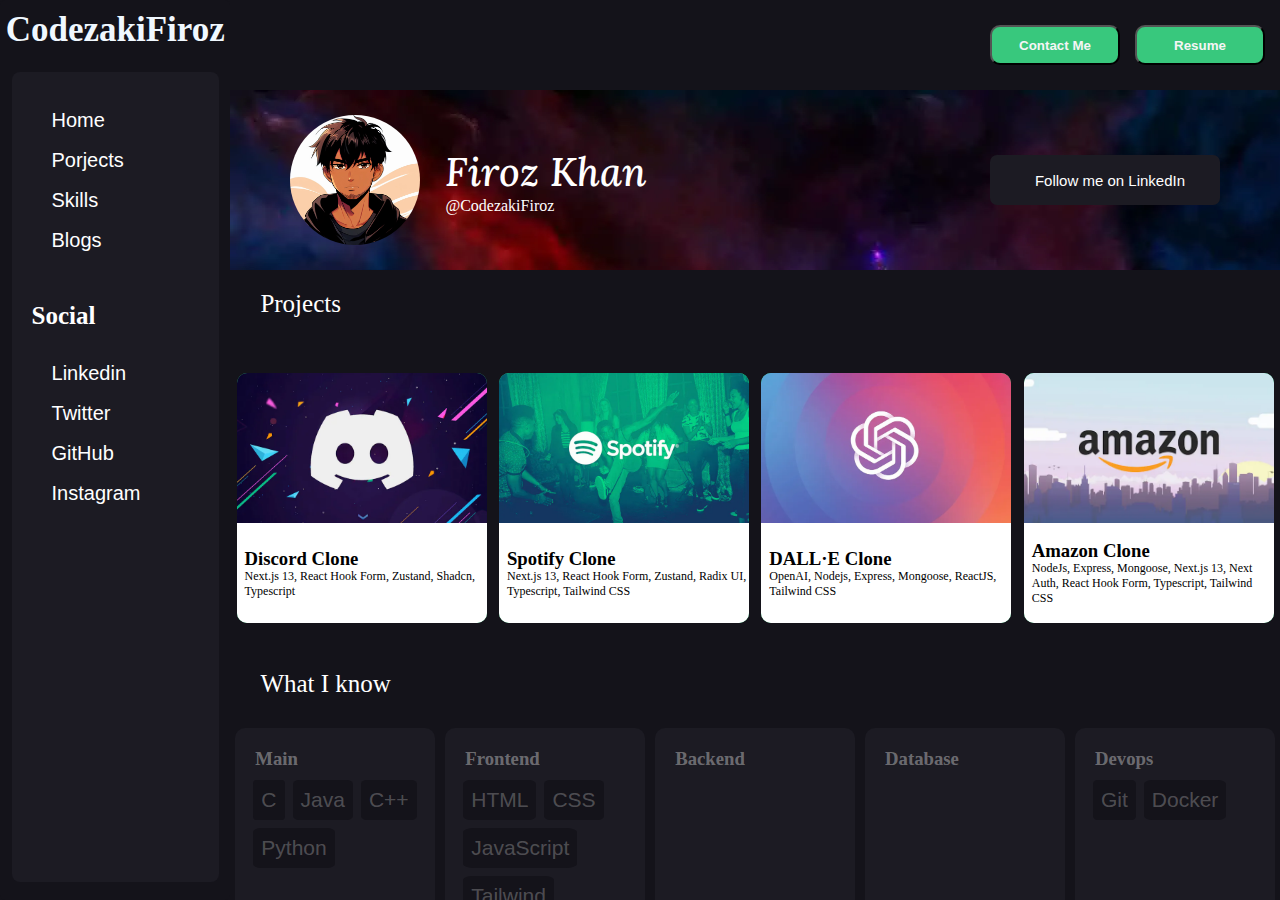
<file: index.html>
<!DOCTYPE html>
<html lang="en">
  <head>
    <meta charset="UTF-8" />
    <meta name="viewport" content="width=device-width, initial-scale=1.0" />
    <link
      rel="stylesheet"
      href="https://cdnjs.cloudflare.com/ajax/libs/font-awesome/6.5.1/css/all.min.css"
      integrity="sha512-DTOQO9RWCH3ppGqcWaEA1BIZOC6xxalwEsw9c2QQeAIftl+Vegovlnee1c9QX4TctnWMn13TZye+giMm8e2LwA=="
      crossorigin="anonymous"
      referrerpolicy="no-referrer"
    />
    <link rel="stylesheet" href="style.css" />
    <title>CodezakiFiroz</title>
  </head>
  <body>
    <div id="root">
      <nav>
        <div id="logo">CodezakiFiroz</div>
        <div id="nav">
          <div id="nav-option">
            <button class="button" id="linkedin" onclick="social(id)">
              Home
            </button>
            <button class="button" id="twitter" onclick="social(id)">
              Porjects
            </button>
            <button class="button" id="github" onclick="social(id)">
              Skills
            </button>
            <button class="button" id="instagram" onclick="social(id)">
              Blogs
            </button>
          </div>
          <h2>Social</h2>
          <div id="social">
            <button class="button" id="linkedin" onclick="social(id)">
              Linkedin
            </button>
            <button class="button" id="twitter" onclick="social(id)">
              Twitter
            </button>
            <button class="button" id="github" onclick="social(id)">
              GitHub
            </button>
            <button class="button" id="instagram" onclick="social(id)">
              Instagram
            </button>
          </div>
        </div>
      </nav>
      <main>
        <div id="header">
          <button class="header-button">Contact Me</button>
          <button class="header-button">Resume</button>
        </div>
        <div id="profile">
          <div id="profile-tag">
            <div id="profile-pic"></div>
            <div id="username">
              <h2>Firoz Khan</h2>
              <p>@CodezakiFiroz</p>
            </div>
          </div>
          <button value="linkedin" onclick="social(value)">
            <i class="fa-brands fa-linkedin"></i>
            <p>Follow me on LinkedIn</p>
          </button>
        </div>
        <div id="project-section">
          <h2>Projects</h2>
          <div id="project">
            <div class="project" id="project1">
              <div id="project1-img"></div>
              <div id="project1-dis">
                <h3>Discord Clone</h3>
                <p class="project-p">
                  Next.js 13, React Hook Form, Zustand, Shadcn, Typescript
                </p>
              </div>
            </div>
            <div class="project" id="project2">
              <div id="project2-img"></div>
              <div id="project2-dis">
                <h3>Spotify Clone</h3>
                <p class="project-p">
                  Next.js 13, React Hook Form, Zustand, Radix UI, Typescript,
                  Tailwind CSS
                </p>
              </div>
            </div>
            <div class="project" id="project3">
              <div id="project3-img"></div>
              <div id="project3-dis">
                <h3>DALL·E Clone</h3>
                <p class="project-p">
                  OpenAI, Nodejs, Express, Mongoose, ReactJS, Tailwind CSS
                </p>
              </div>
            </div>
            <div class="project" id="project4">
              <div id="project4-img"></div>
              <div id="project4-dis">
                <h3>Amazon Clone</h3>
                <p class="project-p">
                  NodeJs, Express, Mongoose, Next.js 13, Next Auth, React Hook
                  Form, Typescript, Tailwind CSS
                </p>
              </div>
            </div>
          </div>
        </div>
        <div id="skills">
          <h2>What I know</h2>
          <div id="skill-div">
            <div class="lang">
              <h3 class="lang-title">Main</h3>
              <div class="language">
                <button class="skill-box">C</button>
                <button class="skill-box">Java</button>
                <button class="skill-box">C++</button>
                <button class="skill-box">Python</button>
              </div>
            </div>
            <div class="lang">
              <h3 class="lang-title">Frontend</h3>
              <div class="language">
                <button class="skill-box">HTML</button>
                <button class="skill-box">CSS</button>
                <button class="skill-box">JavaScript</button>
                <button class="skill-box">Tailwind</button>
              </div>
            </div>
            <div class="lang">
              <h3 class="lang-title">Backend</h3>
              <div class="language"></div>
            </div>
            <div class="lang">
              <h3 class="lang-title">Database</h3>
              <div class="language"></div>
            </div>
            <div class="lang">
              <h3 class="lang-title">Devops</h3>
              <div class="language">
                <button class="skill-box">Git</button>
                <button class="skill-box">Docker</button>
              </div>
            </div>
          </div>
        </div>
        <div id="blog">
          <article class="blog-post">f</article>
          <article class="blog-post">ag</article>
          <article class="blog-post">ag</article>
          <article class="blog-post">ag</article>
          <article class="blog-post">ag</article>
        </div>
        <div id="footer"></div>
      </main>
    </div>
    <script src="script.js"></script>
  </body>
</html>
</file>
<file: style.css>
@import url('https://fonts.googleapis.com/css2?family=Lora:ital,wght@0,400..700;1,400..700&display=swap');
*{
    margin: 0;
    padding: 0;
    box-sizing: border-box;
}

#root{
    width: 100%;
    height: 100%;
    background-color: #14131a;
    display: inline-flex;
}
nav{
    width: 18%;
    height: auto;
    background-color: #14131a;
    /* display: flex;
    flex-direction: column;
    align-items: center; */
    border-radius: 5px;
}
#logo{
    font-size: 35px;
    font-weight: 800;
    text-align: center;
    padding-top: 10px;
    height: 8%;
    color: aliceblue;
}
#nav{
    margin: auto;
    width: 90%;
    height: 90%;
    background-color: #1c1b23;
    border-radius: 8px;
    color: white;
}
main{
    width: 82%;
    height: 100vh;
    overflow-y: scroll;
    scroll-behavior: smooth;
}
#header{
    background-color: #14131a;
    width: 100%;
    height: 10%;
    display: flex;
    justify-content: flex-end;
    align-items: center;
   
}
.header-button{
    width: 130px;
    height: 40px;
    background-color: #38c87d;
    border-radius: 10px;
    margin-right: 15px;
    color: whitesmoke;
    font-weight: 600;
}
#profile{
    width: 100%;
    height: 20%;
    position: relative;
    display: flex;
    justify-content: space-between;
    align-items: center;
    background-image: url(colors-of-never-formatted.webp);
    padding: 0 60px;
}
#profile-tag{
    display: inline-flex;
    align-items: center;
    padding-right: 25px;

}
#profile-pic{
    width: 130px;
    height: 130px;
    border-radius: 50%;
    background-image: url(EDrop_1703492977784.jpg);
    background-position: center;
    background-size: cover;
    margin-right: 25px;
}
#username{
    color: white;
}
#username >h2{
    font-size: 40px;
    font-family: Lora;
    font-style: italic;
    font-weight: 500;
}
#profile > button{
    background-color: #1c1b23;
    border-style: none;
    width: 230px;
    height: 50px;
    border-radius: 7px;
    font-size: 25px;
    color: white;
}
#profile > button >p{
    font-size: 15px;
    padding-left: 10px;
}

#nav-option{
    line-height: 40px;
    margin-left: 40px;
    margin-right: 150px;
    padding-top: 30px;
    
}
#nav >h2{
    margin-left: 20px;
    margin-top: 40px;
    margin-bottom: 25px;
    font-size: 25px;
}
#social{
    line-height: 40px;
    margin-left: 40px;
    margin-right: 90px;
    
}
.button{
    border-style: none;
    background-color: transparent;
    color: white;
    font-size: 20px;
    font-weight: 500;
}
.button:hover{
    font-size: 25px;

}
#project-section{
    background-color: #14131a;
    height: 40%;
}
#project-section > h2{
    color: white;
    padding-top: 20px;
    padding-left: 30px;
    font-size: 25px;
    font-weight: 500;
}
#project{
    width: 100%;
    height: 100%;
    display: flex;
    align-items: center;
    justify-content: space-around;
}
.project{
    width: 250px;
    height: 250px;
    background-color: #38c87d;
    border-radius: 10px;
}
#project1-img{
    background-image: url(discord-clone.webp);
    background-position: center;
    background-size: cover;
    width: 100%;
    height: 60%;
    border-radius: 10px 10px 0 0;
}
#project1-dis{
    background-color: white;
    width: 100%;
    height: 40%;
    border-radius: 0 0 10px 10px;
    display: flex;
    flex-direction: column;
    justify-content: center;
    line-height: 21px;
    padding-left: 8px;
}

#project2-img{
    background-image: url(spotify-clone.webp);
    background-position: center;
    background-size: cover;
    width: 100%;
    height: 60%;
    border-radius: 10px 10px 0 0;
}
#project2-dis{
    background-color: white;
    width: 100%;
    height: 40%;
    border-radius: 0 0 10px 10px;
    display: flex;
    flex-direction: column;
    justify-content: center;
    line-height: 21px;
    padding-left: 8px;
}
#project3-img{
    background-image: url(dalle-clone.webp);
    background-position: center;
    background-size: cover;
    width: 100%;
    height: 60%;
    border-radius: 10px 10px 0 0;
}
#project3-dis{
    background-color: white;
    width: 100%;
    height: 40%;
    border-radius: 0 0 10px 10px;
    display: flex;
    flex-direction: column;
    justify-content: center;
    line-height: 21px;
    padding-left: 8px;
}
#project4-img{
    background-image: url(amazon-clone.webp);
    background-position: center;
    background-size: cover;
    width: 100%;
    height: 60%;
    border-radius: 10px 10px 0 0;
}
#project4-dis{
    background-color: white;
    width: 100%;
    height: 40%;
    border-radius: 0 0 10px 10px;
    display: flex;
    flex-direction: column;
    justify-content: center;
    line-height: 21px;
    padding-left: 8px;
}
.project-p{
    font-size: 12px;
    line-height: 15px;
}

#skills{
    margin-top: 20px;
    width: 100%;
    height: 50%;
}
#skills >h2{
    color: white;
    padding-top: 20px;
    padding-left: 30px;
    font-size: 25px;
    font-weight: 500;
} 

#skill-div{
    width: 100%;
    height: 50%;
    display: flex;
    justify-content: space-around;
    margin-top: 30px;
}
.lang-title{
    color: rgba(255, 255, 255, 0.367);
    margin-left: 20px;
    margin-top: 20px;
}

.lang{
    width: 200px;
    height: 234px;
    background-color: #1c1b23;
    border-radius: 10px;
}
.skill-box{
    color: rgba(245, 245, 245, 0.266);
    background-color: #14131a;
    border-radius: 10%;
    height: fit-content;
    width: fit-content;
    font-size: 21px;
    padding: 8px;
    border: 1px red;

}
.language{
    margin-left: 18px;
    margin-top: 10px;
    display: flex;
    flex-wrap: wrap;
    gap: 0.5em;
   
}
#footer{
    width: 100%;
    height: 100px;
}
#blog{
    width: 100%;
    height: 500px;
    overflow-x: scroll;
    white-space: nowrap;
}
.blog-post{
    height: 400px;
    width: 300px;
    display: inline-flex;
    margin: 3.5% 30px;
}
</file>
